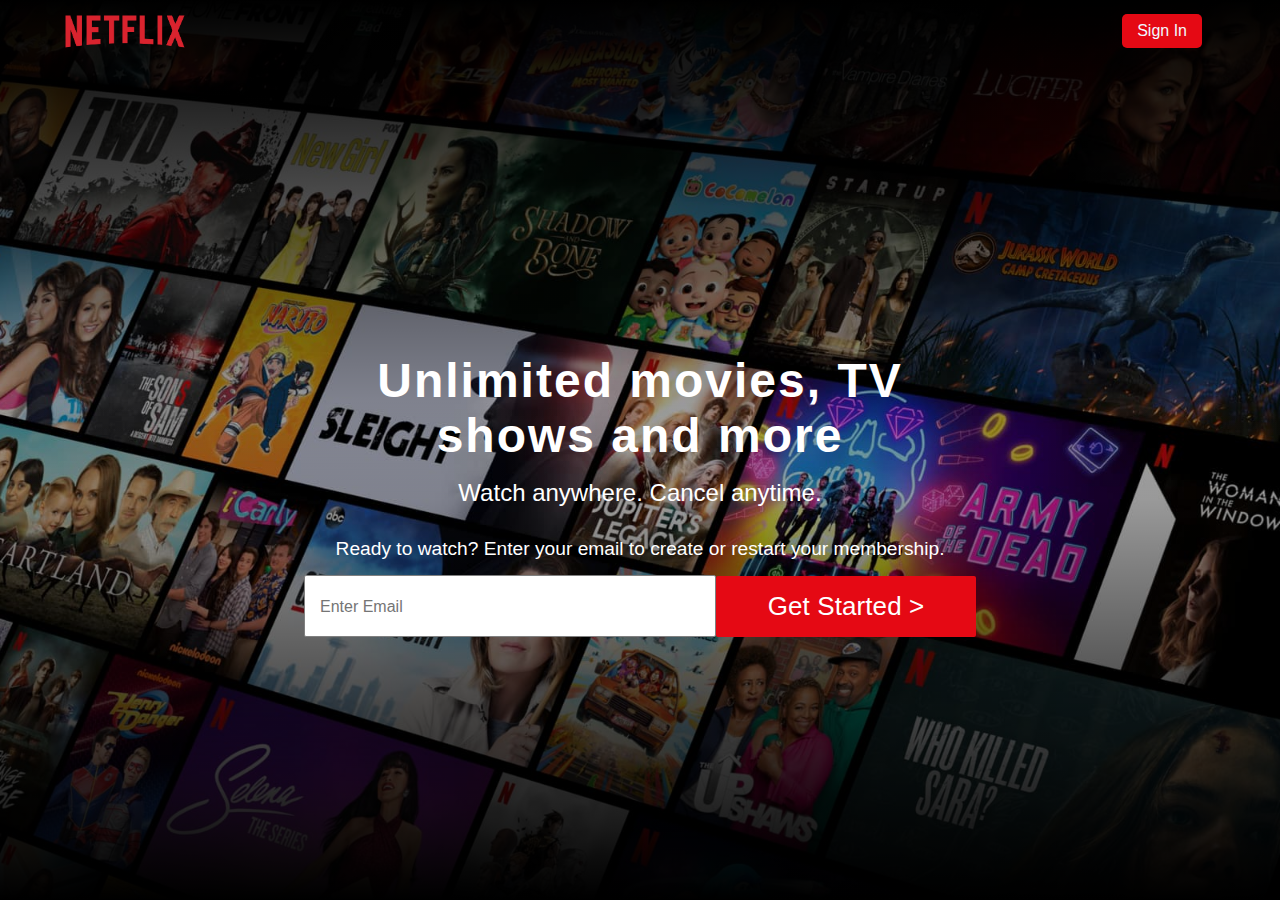
<file: index.html>
<!DOCTYPE html>
<html lang="en">
<head>
    <meta charset="UTF-8">
    <meta http-equiv="X-UA-Compatible" content="IE=edge">
    <meta name="viewport" content="width=device-width, initial-scale=1.0">
    <link rel="icon" href="pages/images/nico.png">
    <link rel="stylesheet" href="pages/style/style.css">
    <title>Netflix Clone Called Netfiliz!</title>
</head> 
<body>
    <section class="container">
        <div class="head">
            <img src="pages/images/netflixlogo.png" alt="">
            <a href="pages/login.php">Sign In</a>
        </div>
    </section>
    <section class="banner">
             <img src="pages/images/netfliximg.jpg" alt="banner" class="fit"> 
        <div class="box">
            <div class="heading">
                <h2>Unlimited movies, TV shows and more </h2>
                <h5>Watch anywhere. Cancel anytime.</h5>
                <p>Ready to watch? Enter your email to create or restart your membership.</p>
            </div>
            <div class="Email">
                <input type="text" placeholder="Enter Email">
                <a href="pages/en/moviezone.php">Get Started ></a>
            </div>
        </div>
 </section>
</body>
</html>
</file>
<file: pages/style/style.css>
*{
    margin: 0;
    padding: 0;
    /* background-color: black; */
}

body{
    font-family: Arial, Helvetica, sans-serif;
     background-color: black; 
}

.container .head {
    position: absolute;
    top: 10;
    left: 10;
    display: flex;
    justify-content: space-between;
    align-items: center;
    width: 90%;
    padding: 0px 50px;
    z-index: 1000000;
}

.container .head img{
    width: 13%;
}

.container .head a{
    color: aliceblue;
    text-decoration: none;
    background-color: #E50914;
    padding: 8px 15px;
    border-radius: 5px;
}

.banner{
    width: 100%;
    height: 100vh;
    position: relative;
    display: flex;
    justify-content: center;
    align-items: center;
}

.banner .fit{
    width: 100%;
    height: 100%;
    position: absolute;
    top: 0;
    left: 0;
    object-fit: cover;
}
.banner .box{
    position: absolute;
    top: 55%;
    left: 50%;
    transform: translate(-50%, -50%);
    z-index: 1000;
}
.banner .box .heading{
    display: flex;
    flex-direction: column;
    justify-content: center;
    align-items: center;
    text-align: center;
}
.banner .box .heading h2{
    font-size: 3em;
    color: #fff;
    letter-spacing: 2px;
    width: 80%;
}
.banner .box .heading h5{
    font-size: 1.5em;
    color: #fff;
    font-weight: 300;
    padding: 1rem 0;
}

.banner .box .heading p{
    font-size: 1.2em;
    color: #fff;
    font-weight: 300;
    padding: 15px 0;
    /* padding-bottom: 20px; */
}
.banner .box .Email{
    display: flex;
    flex-direction: row;
    justify-content: center;
    align-items: center;
}
.banner .box .Email input{
    font-size: 16px;
    color: #000;
    height: 50px;
    min-width: 400px;
    outline: none;
    border-radius: 2px;
    border: 1px solid grey;
    align-items: center;
    padding: 10px 10px 0 0;
}
.banner .box .Email input::placeholder{
    position: absolute;
    top: 22px;
    left: 15px;
}
.banner .box .Email a{
    text-decoration: none;
    /* text-transform: uppercase; */
    color: #fff;
    font-weight: 400;
    background: #E50914;
    line-height: 61px;
    border-radius: 2px;
    min-width: 200px;
    font-size: 1.625rem;
    padding: 0 30px;
    letter-spacing: 0.1px;
    text-align: center;
}
.banner:before{
    content: '';
    position: absolute;
    top: 0;
    left: 0;
    width: 100%;
    height: 500px;
    z-index: 1;
    background: linear-gradient(to bottom,#000,transparent);
}
.banner:after{
    content: '';
    position: absolute;
    bottom: 0;
    left: 0;
    width: 100%;
    height: 500px;
    z-index: 1;
    background: linear-gradient(to top,#000,transparent);
}
.card-1,
.card-2,
.card-3,
.card-4{
    border-top: 8px solid #111;
    padding: 50px;
    color: #fff;
}

.card-1{
    position: relative;
    display: inline-grid;
    grid-template-columns: 50% 40%;
    text-align: left;
    align-items: center;
    padding: 25px 100px 50px;
}
.desc-1{
  padding-left: 100px;
  
}
.style-card h1{
    font-size: 3rem;
    padding: 1rem;
    padding-left: 0;

}

.style-card p{
    font-size: 1.7rem;
    line-height: 2rem;
}
.card-1 video{
    position: relative;
    height: 58%;
    width: 100%;
    grid-column: 2/2;
    grid-row: 1/2;
    z-index: -1;
    margin-left:-1%;
}
.card-1 img{
    grid-column: 2/2;
    grid-row: 1/2;
}
.card-2, .card-4{
    position: relative;
    margin: 0 auto;
   
    display: inline-grid;
    justify-content: center;
    grid-template-columns: 40% 40%;
    text-align: left;
    align-items: center;
    padding: 25px 100px 50px;
}

.desc-2, .desc-4{
    padding-left: 100px;
    /* padding-right: 20px; */
}

.card-3{
    position: relative;
    display: inline-grid;
    grid-template-columns: 50% 40%;
    text-align: left;
    align-items: center;
    padding: 25px 100px 50px;
}

.desc-3{
    padding-left: 100px;
}
.card-3 video{
    position: relative;
    top: -75px;
    left: 125px;
    height: 78%;
    width: 60%;
    grid-column: 2/2;
    grid-row: 1/2;
    z-index: -1;
    /* margin-left: 15%; */
}

.card-3 img{
    grid-column: 2/2;
    grid-row: 1/2;
}
</file>
